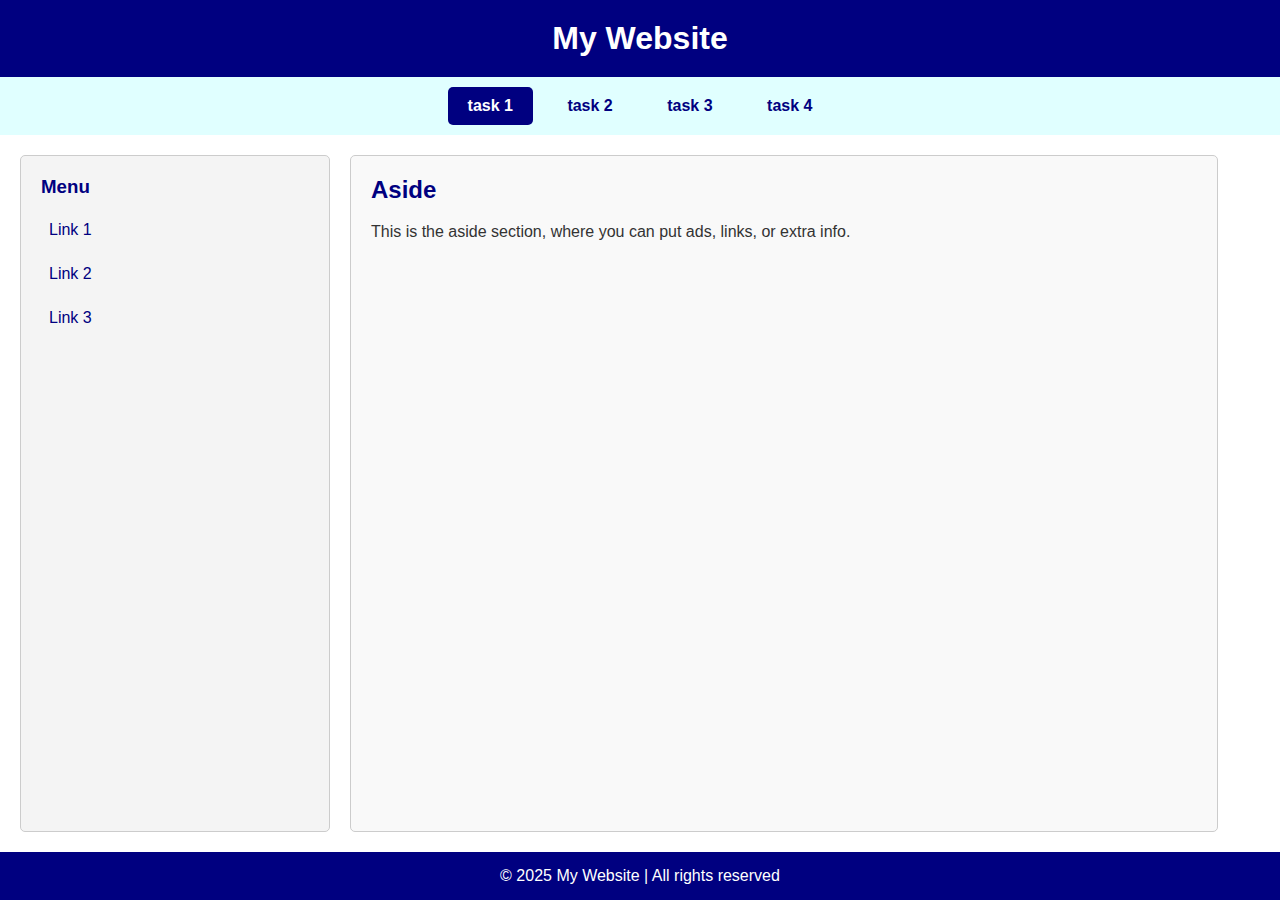
<file: ASSIGMENT 2/TASK 1/index.html>
<!DOCTYPE html>
<html lang="en">
<head>
  <meta charset="UTF-8">
  <title>Webpage</title>
  <link rel="stylesheet" href="styles.css">
</head>
<body>

  
  <div id="header">
    <h1>My Website</h1>
  </div>

  
  <div id="navbar">
    <a href="task1.html" class="active">task 1</a>
    <a href="task2.html">task 2</a>
    <a href="task3.html">task 3</a>
    <a href="task4.html">task 4</a>
  </div>

  
  <div id="main-container">
    
    
    <div id="sidebar">
      <h3>Menu</h3>
      <ul>
        <li><a href="#">Link 1</a></li>
        <li><a href="#">Link 2</a></li>
        <li><a href="#">Link 3</a></li>
      </ul>
    </div>

    
    <div id="content">
      <h2>Aside</h2>
      <p>
        This is the aside section, where you can put ads, links, or extra info.
      </p>
    </div>
    
  </div>

 
  <div id="footer">
    <p>&copy; 2025 My Website | All rights reserved</p>
  </div>

</body>

</html>
</file>
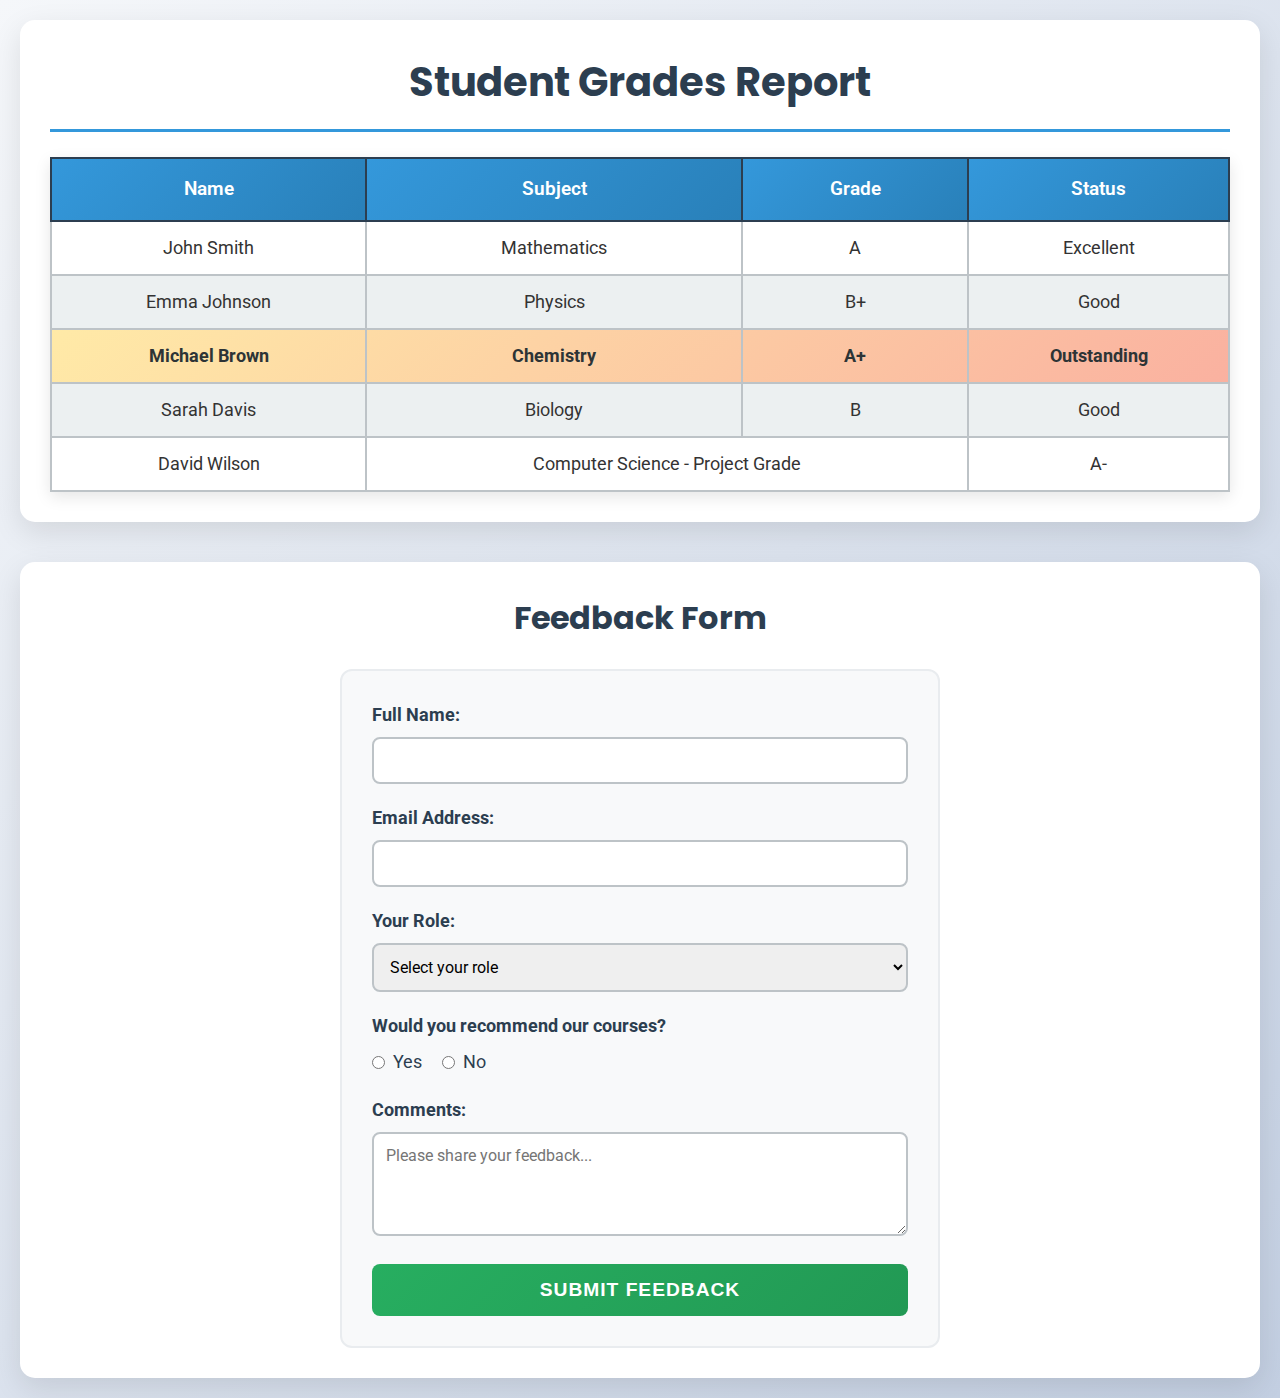
<file: ASSIGMENT 2/TASK 3/index2.html>
<!DOCTYPE html>
<html lang="en">
<head>
  <meta charset="UTF-8">
  <meta name="viewport" content="width=device-width, initial-scale=1.0">
  <title>Student Grades & Feedback Form</title>
  <link rel="stylesheet" href="styles2.css">
  <link href="https://fonts.googleapis.com/css2?family=Roboto:wght@300;400;500;700&family=Poppins:wght@400;500;600&display=swap" rel="stylesheet">
</head>
<body>
  
  <section id="grades-section">
    <h1 id="table-heading">Student Grades Report</h1>
    
    <table class="grades-table">
      <thead>
        <tr>
          <th>Name</th>
          <th>Subject</th>
          <th>Grade</th>
          <th>Status</th>
        </tr>
      </thead>
      <tbody>
        <tr>
          <td>John Smith</td>
          <td>Mathematics</td>
          <td>A</td>
          <td>Excellent</td>
        </tr>
        <tr>
          <td>Emma Johnson</td>
          <td>Physics</td>
          <td>B+</td>
          <td>Good</td>
        </tr>
        <tr class="highlight-row">
          <td>Michael Brown</td>
          <td>Chemistry</td>
          <td>A+</td>
          <td>Outstanding</td>
        </tr>
        <tr>
          <td>Sarah Davis</td>
          <td>Biology</td>
          <td>B</td>
          <td>Good</td>
        </tr>
        <tr>
          <td>David Wilson</td>
          <td colspan="2">Computer Science - Project Grade</td>
          <td>A-</td>
        </tr>
      </tbody>
    </table>
  </section>

  <section id="feedback-section">
    <h2>Feedback Form</h2>
    
    <form class="feedback-form">
      <div class="form-group">
        <label for="name">Full Name:</label>
        <input type="text" id="name" name="name" required>
      </div>
      
      <div class="form-group">
        <label for="email">Email Address:</label>
        <input type="email" id="email" name="email" required>
      </div>
      
      <div class="form-group">
        <label for="role">Your Role:</label>
        <select id="role" name="role" required>
          <option value="">Select your role</option>
          <option value="student">Student</option>
          <option value="teacher">Teacher</option>
          <option value="other">Other</option>
        </select>
      </div>
      
      <div class="form-group">
        <label>Would you recommend our courses?</label>
        <div class="radio-group">
          <label>
            <input type="radio" name="recommend" value="yes" required>
            Yes
          </label>
          <label>
            <input type="radio" name="recommend" value="no">
            No
          </label>
        </div>
      </div>
      
      <div class="form-group">
        <label for="comments">Comments:</label>
        <textarea id="comments" name="comments" rows="4" placeholder="Please share your feedback..."></textarea>
      </div>
      
      <button type="submit" class="submit-btn">Submit Feedback</button>
    </form>
  </section>
</body>

</html>
</file>
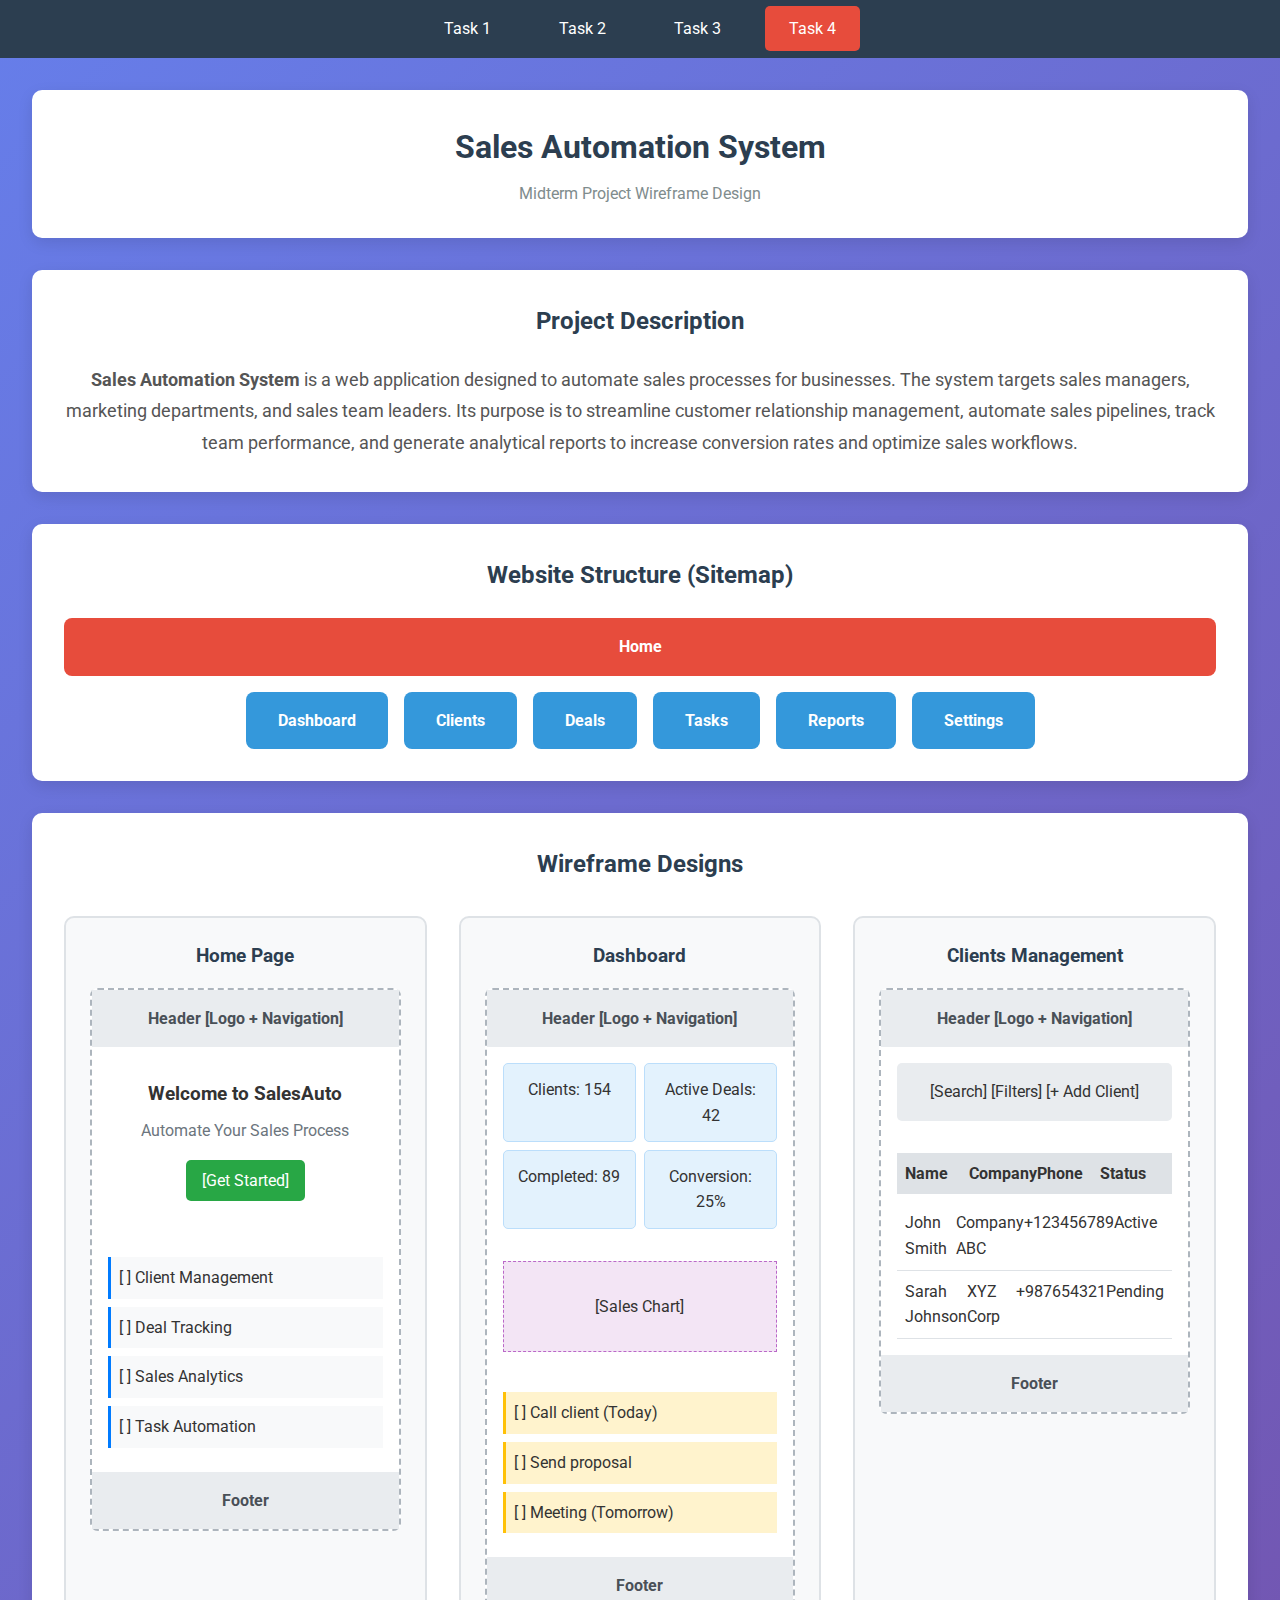
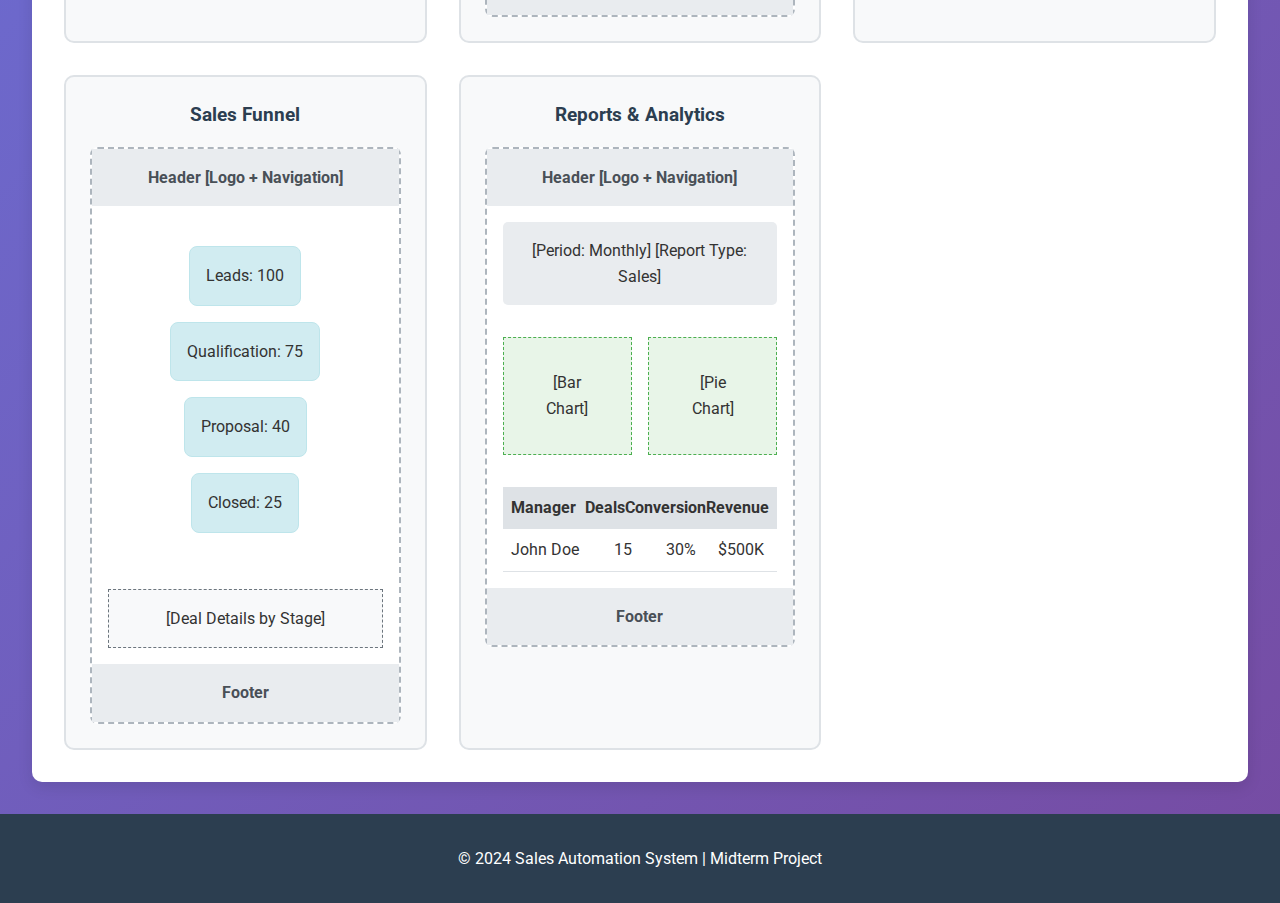
<file: ASSIGMENT 2/TASK 4/index3.html>
<!DOCTYPE html>
<html lang="en">
<head>
  <meta charset="UTF-8">
  <meta name="viewport" content="width=device-width, initial-scale=1.0">
  <title>Sales Automation System - Wireframes</title>
  <link rel="stylesheet" href="styles3.css">
  <link href="https://fonts.googleapis.com/css2?family=Roboto:wght@300;400;500;700&display=swap" rel="stylesheet">
</head>
<body>
  
  <nav class="task-nav">
    <a href="../task1/index.html">Task 1</a>
    <a href="../task2/index.html">Task 2</a>
    <a href="../task3/index2.html">Task 3</a>
    <a href="../task4/index.html" class="active">Task 4</a>
  </nav>

  
  <header class="main-header">
    <h1>Sales Automation System</h1>
    <p>Midterm Project Wireframe Design</p>
  </header>

  
  <section class="description">
    <h2>Project Description</h2>
    <p><strong>Sales Automation System</strong> is a web application designed to automate sales processes for businesses. The system targets sales managers, marketing departments, and sales team leaders. Its purpose is to streamline customer relationship management, automate sales pipelines, track team performance, and generate analytical reports to increase conversion rates and optimize sales workflows.</p>
  </section>

  
  <section class="sitemap">
    <h2>Website Structure (Sitemap)</h2>
    <div class="sitemap-container">
      <div class="sitemap-item main">Home</div>
      <div class="sitemap-row">
        <div class="sitemap-item">Dashboard</div>
        <div class="sitemap-item">Clients</div>
        <div class="sitemap-item">Deals</div>
        <div class="sitemap-item">Tasks</div>
        <div class="sitemap-item">Reports</div>
        <div class="sitemap-item">Settings</div>
      </div>
    </div>
  </section>

  
  <section class="wireframes">
    <h2>Wireframe Designs</h2>
    
    <div class="wireframe-grid">
      
      <div class="wireframe-card">
        <h3>Home Page</h3>
        <div class="wireframe-box">
          <div class="wireframe-header">Header [Logo + Navigation]</div>
          <div class="wireframe-hero">
            <div class="hero-title">Welcome to SalesAuto</div>
            <div class="hero-subtitle">Automate Your Sales Process</div>
            <div class="hero-button">[Get Started]</div>
          </div>
          <div class="wireframe-features">
            <div class="feature">[ ] Client Management</div>
            <div class="feature">[ ] Deal Tracking</div>
            <div class="feature">[ ] Sales Analytics</div>
            <div class="feature">[ ] Task Automation</div>
          </div>
          <div class="wireframe-footer">Footer</div>
        </div>
      </div>

      
      <div class="wireframe-card">
        <h3>Dashboard</h3>
        <div class="wireframe-box">
          <div class="wireframe-header">Header [Logo + Navigation]</div>
          <div class="wireframe-stats">
            <div class="stat-box">Clients: 154</div>
            <div class="stat-box">Active Deals: 42</div>
            <div class="stat-box">Completed: 89</div>
            <div class="stat-box">Conversion: 25%</div>
          </div>
          <div class="wireframe-chart">[Sales Chart]</div>
          <div class="wireframe-tasks">
            <div class="task">[ ] Call client (Today)</div>
            <div class="task">[ ] Send proposal</div>
            <div class="task">[ ] Meeting (Tomorrow)</div>
          </div>
          <div class="wireframe-footer">Footer</div>
        </div>
      </div>

      
      <div class="wireframe-card">
        <h3>Clients Management</h3>
        <div class="wireframe-box">
          <div class="wireframe-header">Header [Logo + Navigation]</div>
          <div class="wireframe-toolbar">
            [Search] [Filters] [+ Add Client]
          </div>
          <div class="wireframe-table">
            <div class="table-header">
              <span>Name</span>
              <span>Company</span>
              <span>Phone</span>
              <span>Status</span>
            </div>
            <div class="table-row">
              <span>John Smith</span>
              <span>Company ABC</span>
              <span>+123456789</span>
              <span>Active</span>
            </div>
            <div class="table-row">
              <span>Sarah Johnson</span>
              <span>XYZ Corp</span>
              <span>+987654321</span>
              <span>Pending</span>
            </div>
          </div>
          <div class="wireframe-footer">Footer</div>
        </div>
      </div>

      
      <div class="wireframe-card">
        <h3>Sales Funnel</h3>
        <div class="wireframe-box">
          <div class="wireframe-header">Header [Logo + Navigation]</div>
          <div class="wireframe-funnel">
            <div class="funnel-stage">Leads: 100</div>
            <div class="funnel-stage">Qualification: 75</div>
            <div class="funnel-stage">Proposal: 40</div>
            <div class="funnel-stage">Closed: 25</div>
          </div>
          <div class="wireframe-details">
            [Deal Details by Stage]
          </div>
          <div class="wireframe-footer">Footer</div>
        </div>
      </div>

      
      <div class="wireframe-card">
        <h3>Reports & Analytics</h3>
        <div class="wireframe-box">
          <div class="wireframe-header">Header [Logo + Navigation]</div>
          <div class="wireframe-filters">
            [Period: Monthly] [Report Type: Sales]
          </div>
          <div class="wireframe-charts">
            <div class="chart">[Bar Chart]</div>
            <div class="chart">[Pie Chart]</div>
          </div>
          <div class="wireframe-performance">
            <div class="perf-row">
              <span>Manager</span>
              <span>Deals</span>
              <span>Conversion</span>
              <span>Revenue</span>
            </div>
            <div class="perf-row">
              <span>John Doe</span>
              <span>15</span>
              <span>30%</span>
              <span>$500K</span>
            </div>
          </div>
          <div class="wireframe-footer">Footer</div>
        </div>
      </div>
    </div>
  </section>

  
  <footer class="main-footer">
    <p>&copy; 2024 Sales Automation System | Midterm Project</p>
  </footer>
</body>
</html>
</file>
<file: ASSIGMENT 2/TASK 3/styles2.css>
* {
  margin: 0;
  padding: 0;
  box-sizing: border-box;
}

body {
  font-family: 'Roboto', sans-serif;
  background: linear-gradient(135deg, #f5f7fa 0%, #c3cfe2 100%);
  color: #333;
  line-height: 1.6;
  padding: 20px;
  min-height: 100vh;
}

#grades-section {
  margin-bottom: 40px;
  background: white;
  padding: 30px;
  border-radius: 15px;
  box-shadow: 0 10px 30px rgba(0, 0, 0, 0.1);
}

#table-heading {
  font-family: 'Poppins', sans-serif;
  font-size: 2.5rem;
  color: #2c3e50;
  text-align: center;
  margin-bottom: 25px;
  padding-bottom: 15px;
  border-bottom: 3px solid #3498db;
}

.grades-table {
  width: 100%;
  border-collapse: collapse;
  margin: 0 auto;
  font-size: 1.1rem;
  box-shadow: 0 5px 15px rgba(0, 0, 0, 0.1);
}

.grades-table th {
  background: linear-gradient(135deg, #3498db, #2980b9);
  color: white;
  padding: 15px;
  text-align: center;
  font-weight: 600;
  border: 2px solid #2c3e50;
  font-size: 1.2rem;
}

.grades-table td {
  padding: 12px 15px;
  text-align: center;
  border: 2px solid #bdc3c7;
  vertical-align: middle;
}

.grades-table tr:nth-child(even) {
  background-color: #ecf0f1;
}

.grades-table tr:nth-child(odd) {
  background-color: #ffffff;
}

.grades-table tr:hover {
  background-color: #d6eaf8;
  transition: background-color 0.3s ease;
}

.highlight-row {
  background: linear-gradient(135deg, #ffeaa7, #fab1a0) !important;
  font-weight: bold;
  color: #2d3436;
}

#feedback-section {
  background: white;
  padding: 30px;
  border-radius: 15px;
  box-shadow: 0 10px 30px rgba(0, 0, 0, 0.1);
}

#feedback-section h2 {
  font-family: 'Poppins', sans-serif;
  font-size: 2rem;
  color: #2c3e50;
  text-align: center;
  margin-bottom: 25px;
}

.feedback-form {
  max-width: 600px;
  margin: 0 auto;
  background: #f8f9fa;
  padding: 30px;
  border-radius: 12px;
  border: 2px solid #e9ecef;
}

.form-group {
  margin-bottom: 20px;
}

.form-group label {
  display: block;
  font-weight: bold;
  margin-bottom: 8px;
  color: #2c3e50;
  font-size: 1.1rem;
}

.form-group input[type="text"],
.form-group input[type="email"],
.form-group select,
.form-group textarea {
  width: 100%;
  padding: 12px;
  border: 2px solid #bdc3c7;
  border-radius: 8px;
  font-size: 1rem;
  transition: border-color 0.3s ease;
  font-family: 'Roboto', sans-serif;
}

.form-group input:focus,
.form-group select:focus,
.form-group textarea:focus {
  outline: none;
  border-color: #3498db;
  box-shadow: 0 0 5px rgba(52, 152, 219, 0.5);
}

.radio-group {
  display: flex;
  gap: 20px;
  margin-top: 5px;
}

.radio-group label {
  display: flex;
  align-items: center;
  font-weight: normal;
  margin-bottom: 0;
  cursor: pointer;
}

.radio-group input[type="radio"] {
  margin-right: 8px;
}

.form-group textarea {
  resize: vertical;
  min-height: 100px;
}

.submit-btn {
  width: 100%;
  background: linear-gradient(135deg, #27ae60, #229954);
  color: white;
  padding: 15px;
  border: none;
  border-radius: 8px;
  font-size: 1.2rem;
  font-weight: bold;
  cursor: pointer;
  transition: all 0.3s ease;
  text-transform: uppercase;
  letter-spacing: 1px;
}

.submit-btn:hover {
  background: linear-gradient(135deg, #229954, #27ae60);
  transform: translateY(-2px);
  box-shadow: 0 5px 15px rgba(0, 0, 0, 0.2);
}

.submit-btn:active {
  transform: translateY(0);
}

@media (max-width: 768px) {
  body {
    padding: 10px;
  }
  
  #grades-section,
  #feedback-section {
    padding: 20px;
  }
  
  #table-heading {
    font-size: 2rem;
  }
  
  .grades-table {
    font-size: 0.9rem;
  }
  
  .grades-table th,
  .grades-table td {
    padding: 8px 10px;
  }
  
  .feedback-form {
    padding: 20px;
  }
  
  .radio-group {
    flex-direction: column;
    gap: 10px;
  }

}
</file>
<file: ASSIGMENT 2/TASK 4/styles3.css>
* {
  margin: 0;
  padding: 0;
  box-sizing: border-box;
}

body {
  font-family: 'Roboto', sans-serif;
  background: linear-gradient(135deg, #667eea 0%, #764ba2 100%);
  color: #333;
  line-height: 1.6;
  min-height: 100vh;
}


.task-nav {
  background: #2c3e50;
  padding: 1rem;
  text-align: center;
  margin-bottom: 2rem;
}

.task-nav a {
  color: white;
  text-decoration: none;
  padding: 0.8rem 1.5rem;
  margin: 0 0.5rem;
  border-radius: 5px;
  transition: background 0.3s ease;
}

.task-nav a:hover {
  background: #34495e;
}

.task-nav a.active {
  background: #e74c3c;
}


.main-header {
  background: white;
  padding: 2rem;
  text-align: center;
  margin: 0 2rem 2rem;
  border-radius: 10px;
  box-shadow: 0 5px 15px rgba(0,0,0,0.1);
}

.main-header h1 {
  color: #2c3e50;
  margin-bottom: 0.5rem;
}

.main-header p {
  color: #7f8c8d;
}


section {
  background: white;
  margin: 2rem;
  padding: 2rem;
  border-radius: 10px;
  box-shadow: 0 5px 15px rgba(0,0,0,0.1);
}

section h2 {
  color: #2c3e50;
  margin-bottom: 1.5rem;
  text-align: center;
}


.description p {
  font-size: 1.1rem;
  line-height: 1.8;
  text-align: center;
  color: #555;
}


.sitemap-container {
  text-align: center;
}

.sitemap-row {
  display: flex;
  justify-content: center;
  gap: 1rem;
  margin-top: 1rem;
  flex-wrap: wrap;
}

.sitemap-item {
  padding: 1rem 2rem;
  background: #3498db;
  color: white;
  border-radius: 8px;
  font-weight: bold;
}

.sitemap-item.main {
  background: #e74c3c;
  margin-bottom: 1rem;
}


.wireframe-grid {
  display: grid;
  grid-template-columns: repeat(auto-fit, minmax(300px, 1fr));
  gap: 2rem;
  margin-top: 2rem;
}

.wireframe-card {
  background: #f8f9fa;
  padding: 1.5rem;
  border-radius: 10px;
  border: 2px solid #dee2e6;
}

.wireframe-card h3 {
  text-align: center;
  margin-bottom: 1rem;
  color: #2c3e50;
}

.wireframe-box {
  background: white;
  border: 2px dashed #adb5bd;
  border-radius: 8px;
  min-height: 300px;
  display: flex;
  flex-direction: column;
}

.wireframe-header,
.wireframe-footer {
  background: #e9ecef;
  padding: 1rem;
  text-align: center;
  font-weight: bold;
  color: #495057;
}

.wireframe-hero {
  padding: 2rem;
  text-align: center;
  flex: 1;
}

.hero-title {
  font-weight: bold;
  font-size: 1.2rem;
  margin-bottom: 0.5rem;
}

.hero-subtitle {
  color: #6c757d;
  margin-bottom: 1rem;
}

.hero-button {
  background: #28a745;
  color: white;
  padding: 0.5rem 1rem;
  border-radius: 5px;
  display: inline-block;
}

.wireframe-features {
  padding: 1rem;
}

.feature {
  margin: 0.5rem 0;
  padding: 0.5rem;
  background: #f8f9fa;
  border-left: 3px solid #007bff;
}

.wireframe-stats {
  display: grid;
  grid-template-columns: 1fr 1fr;
  gap: 0.5rem;
  padding: 1rem;
}

.stat-box {
  background: #e3f2fd;
  padding: 0.8rem;
  border-radius: 5px;
  text-align: center;
  border: 1px solid #bbdefb;
}

.wireframe-chart {
  background: #f3e5f5;
  padding: 2rem;
  margin: 1rem;
  text-align: center;
  border: 1px dashed #ba68c8;
}

.wireframe-tasks {
  padding: 1rem;
}

.task {
  margin: 0.5rem 0;
  padding: 0.5rem;
  background: #fff3cd;
  border-left: 3px solid #ffc107;
}

.wireframe-toolbar {
  background: #e9ecef;
  padding: 1rem;
  text-align: center;
  margin: 1rem;
  border-radius: 5px;
}

.wireframe-table {
  padding: 1rem;
}

.table-header {
  display: grid;
  grid-template-columns: 1fr 1fr 1fr 1fr;
  font-weight: bold;
  padding: 0.5rem;
  background: #dee2e6;
  margin-bottom: 0.5rem;
}

.table-row {
  display: grid;
  grid-template-columns: 1fr 1fr 1fr 1fr;
  padding: 0.5rem;
  border-bottom: 1px solid #dee2e6;
}

.wireframe-funnel {
  display: flex;
  justify-content: space-around;
  padding: 2rem;
  flex-wrap: wrap;
}

.funnel-stage {
  background: #d1ecf1;
  padding: 1rem;
  margin: 0.5rem;
  border-radius: 8px;
  text-align: center;
  border: 1px solid #bee5eb;
}

.wireframe-details {
  padding: 1rem;
  background: #f8f9fa;
  margin: 1rem;
  text-align: center;
  border: 1px dashed #6c757d;
}

.wireframe-filters {
  background: #e9ecef;
  padding: 1rem;
  text-align: center;
  margin: 1rem;
  border-radius: 5px;
}

.wireframe-charts {
  display: grid;
  grid-template-columns: 1fr 1fr;
  gap: 1rem;
  padding: 1rem;
}

.chart {
  background: #e8f5e8;
  padding: 2rem;
  text-align: center;
  border: 1px dashed #4caf50;
}

.wireframe-performance {
  padding: 1rem;
}

.perf-row {
  display: grid;
  grid-template-columns: 2fr 1fr 1fr 1fr;
  padding: 0.5rem;
  border-bottom: 1px solid #dee2e6;
}

.perf-row:first-child {
  font-weight: bold;
  background: #dee2e6;
}


.main-footer {
  background: #2c3e50;
  color: white;
  text-align: center;
  padding: 2rem;
  margin-top: 2rem;
}


@media (max-width: 768px) {
  .wireframe-grid {
    grid-template-columns: 1fr;
  }
  
  .sitemap-row {
    flex-direction: column;
  }
  
  .wireframe-stats,
  .wireframe-charts {
    grid-template-columns: 1fr;
  }
  
  .table-header,
  .table-row,
  .perf-row {
    grid-template-columns: 1fr;
    gap: 0.5rem;
  }
}
</file>
<file: ASSIGMENT 2/TASK 1/styles.css>
/* Reset */
* {
  margin: 0;
  padding: 0;
  box-sizing: border-box;
}

body {
  font-family: Arial, sans-serif;
  background-color: white;
  min-height: 100vh;
  display: flex;
  flex-direction: column;
}

/* Header */
#header {
  background-color: navy;
  color: white;
  text-align: center;
  padding: 20px;
}

/* Navigation bar */
#navbar {
  background-color: lightcyan;
  overflow: hidden;
  text-align: center;
  padding: 10px 0;
}

#navbar a {
  display: inline-block;
  color: navy;
  text-decoration: none;
  padding: 10px 20px;
  margin: 0 5px;
  border-radius: 5px;
  font-weight: bold;
  transition: background-color 0.3s ease;
}

#navbar a:hover {
  background-color: navy;
  color: white;
}

#navbar a.active {
  background-color: navy;
  color: white;
}

/* Main content area */
#main-container {
  display: flex;
  flex: 1;
  margin: 20px;
  gap: 20px;
}

/* Sidebar */
#sidebar {
  width: 25%;
  background-color: #f4f4f4;
  padding: 20px;
  border: 1px solid #ccc;
  border-radius: 5px;
}

#sidebar h3 {
  color: navy;
  margin-bottom: 15px;
}

#sidebar ul {
  list-style: none;
}

#sidebar li {
  margin-bottom: 10px;
}

#sidebar a {
  color: navy;
  text-decoration: none;
  padding: 8px;
  display: block;
  border-radius: 4px;
  transition: background-color 0.3s ease;
}

#sidebar a:hover {
  background-color: navy;
  color: white;
}

/* Content */
#content {
  width: 70%;
  padding: 20px;
  border: 1px solid #ccc;
  border-radius: 5px;
  background-color: #f9f9f9;
}

#content h2 {
  color: navy;
  margin-bottom: 15px;
}

#content p {
  line-height: 1.6;
  color: #333;
}

/* Footer */
#footer {
  background-color: navy;
  color: white;
  text-align: center;
  padding: 15px;
  margin-top: auto;
}

#footer p {
  margin: 0;
}
</file>
